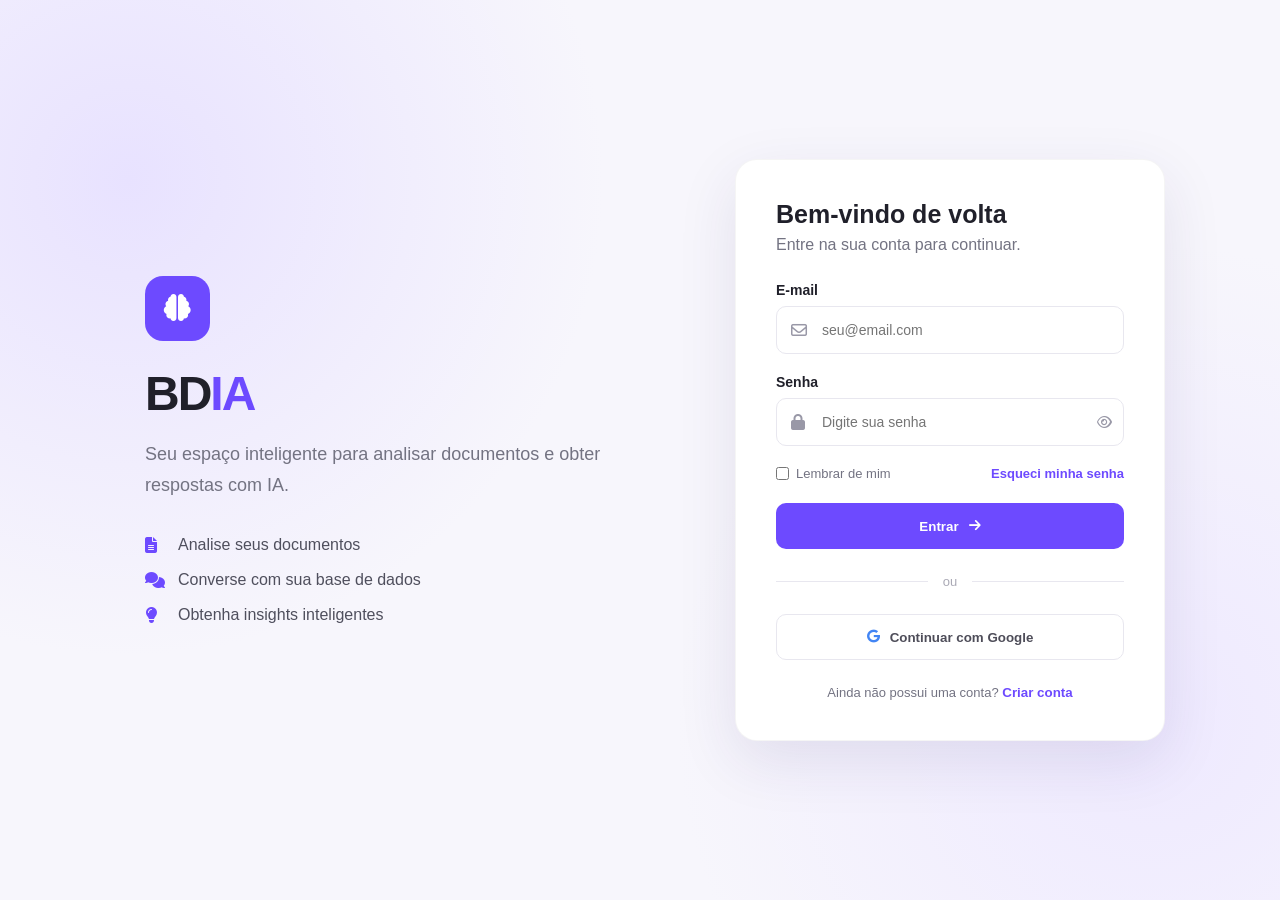
<file: index.html>
<!doctype html>
<html lang="pt-BR">
<head>
    <meta charset="UTF-8">
    <meta http-equiv="refresh" content="0; url=/front-end/index.html">
    <title>BDIA</title>
</head>
<body>
    <p>Abrindo o BDIA...</p>
    <script>
        window.location.replace("/front-end/index.html");
    </script>
</body>
</html>
</file>
<file: front-end/style.css>
/* =========================
   RESET
========================= */

* {
    margin: 0;
    padding: 0;
    box-sizing: border-box;
}

:root {
    --primary: #6d4aff;
    --primary-dark: #5535d8;
    --primary-light: #eeeaff;

    --background: #f7f7fb;
    --surface: #ffffff;

    --text: #20202a;
    --text-secondary: #737382;

    --border: #e8e7ef;

    --success: #32a56b;

    --sidebar-width: 260px;
}

body {
    font-family:
        Inter,
        -apple-system,
        BlinkMacSystemFont,
        "Segoe UI",
        sans-serif;

    background: var(--background);
    color: var(--text);
}


/* =========================
   UTILITÁRIOS
========================= */

.hidden {
    display: none !important;
}

button {
    font-family: inherit;
    border: none;
    cursor: pointer;
}

a {
    text-decoration: none;
    color: inherit;
}


/* =========================
   LOGIN
========================= */

.auth-screen {
    min-height: 100vh;

    display: flex;
    align-items: center;
    justify-content: center;

    background:
        radial-gradient(
            circle at 10% 20%,
            #e8e2ff 0,
            transparent 35%
        ),
        radial-gradient(
            circle at 90% 80%,
            #eee9ff 0,
            transparent 35%
        ),
        #f7f6fc;

    padding: 30px;
}

.auth-container {
    width: 100%;
    max-width: 1050px;

    display: grid;
    grid-template-columns: 1fr 430px;

    gap: 70px;

    align-items: center;
}

.auth-brand {
    padding: 30px;
}

.brand-icon {
    width: 65px;
    height: 65px;

    display: flex;
    align-items: center;
    justify-content: center;

    border-radius: 18px;

    background: var(--primary);
    color: white;

    font-size: 27px;

    margin-bottom: 25px;
}

.auth-brand h1 {
    font-size: 48px;
    letter-spacing: -2px;
    margin-bottom: 18px;
}

.auth-brand h1 span {
    color: var(--primary);
}

.auth-brand > p {
    max-width: 500px;

    font-size: 18px;
    line-height: 1.7;

    color: var(--text-secondary);

    margin-bottom: 35px;
}

.auth-features {
    display: flex;
    flex-direction: column;
    gap: 17px;
}

.auth-features div {
    display: flex;
    align-items: center;
    gap: 13px;

    color: #4f4f5d;
}

.auth-features i {
    color: var(--primary);
    width: 20px;
}


/* CARD */

.auth-card {
    background: white;

    padding: 40px;

    border-radius: 22px;

    box-shadow:
        0 20px 60px rgba(48, 38, 100, 0.10);

    border: 1px solid rgba(0,0,0,.04);
}

.auth-header {
    margin-bottom: 28px;
}

.auth-header h2 {
    font-size: 25px;
    margin-bottom: 7px;
}

.auth-header p {
    color: var(--text-secondary);
}


/* INPUTS */

.input-group {
    margin-bottom: 20px;
}

.input-group label {
    display: block;

    font-size: 14px;
    font-weight: 600;

    margin-bottom: 8px;
}

.input-wrapper {
    position: relative;
}

.input-wrapper > i {
    position: absolute;

    left: 15px;
    top: 50%;

    transform: translateY(-50%);

    color: #9998a7;
}

.input-wrapper input {
    width: 100%;

    height: 48px;

    padding:
        0 45px;

    border: 1px solid var(--border);

    border-radius: 10px;

    outline: none;

    font-size: 14px;

    transition: .2s;
}

.input-wrapper input:focus {
    border-color: var(--primary);

    box-shadow:
        0 0 0 3px rgba(109, 74, 255, .10);
}

.password-toggle {
    position: absolute;

    right: 12px;
    top: 50%;

    transform: translateY(-50%);

    background: transparent;

    color: #9998a7;
}


/* LOGIN OPTIONS */

.login-options {
    display: flex;
    justify-content: space-between;
    align-items: center;

    margin-bottom: 22px;

    font-size: 13px;
}

.remember {
    display: flex;
    align-items: center;
    gap: 7px;

    color: var(--text-secondary);
}

.login-options a {
    color: var(--primary);
    font-weight: 600;
}


/* BUTTONS */

.primary-btn {
    background: var(--primary);
    color: white;

    height: 46px;

    padding: 0 20px;

    border-radius: 10px;

    font-weight: 600;

    display: inline-flex;
    align-items: center;
    justify-content: center;

    gap: 10px;

    transition: .2s;
}

.primary-btn:hover {
    background: var(--primary-dark);

    transform: translateY(-1px);
}

.login-btn {
    width: 100%;
}


/* DIVIDER */

.divider {
    display: flex;
    align-items: center;

    gap: 15px;

    margin: 25px 0;

    color: #aaa9b5;

    font-size: 13px;
}

.divider::before,
.divider::after {
    content: "";

    flex: 1;

    height: 1px;

    background: var(--border);
}


/* GOOGLE */

.google-btn {
    width: 100%;

    height: 46px;

    border: 1px solid var(--border);

    border-radius: 10px;

    background: white;

    display: flex;
    align-items: center;
    justify-content: center;

    gap: 10px;

    color: #4e4d59;

    font-weight: 600;
}

.google-btn:hover {
    background: #fafafa;
}

.google-btn i {
    color: #4285f4;
}

.register-text {
    text-align: center;

    margin-top: 25px;

    font-size: 13px;

    color: var(--text-secondary);
}

.register-text button {
    background: transparent;

    color: var(--primary);

    font-weight: 600;
}


/* =========================
   APP
========================= */

.app {
    min-height: 100vh;

    display: flex;
}


/* =========================
   SIDEBAR
========================= */

.sidebar {
    width: var(--sidebar-width);

    position: fixed;

    top: 0;
    left: 0;
    bottom: 0;

    background: white;

    border-right: 1px solid var(--border);

    display: flex;
    flex-direction: column;

    z-index: 50;
}

.sidebar-header {
    height: 75px;

    display: flex;
    align-items: center;

    padding: 0 20px;

    border-bottom: 1px solid var(--border);
}

.logo {
    display: flex;
    align-items: center;

    gap: 10px;

    font-size: 20px;
    font-weight: 800;
}

.logo-icon {
    width: 35px;
    height: 35px;

    border-radius: 10px;

    display: flex;
    align-items: center;
    justify-content: center;

    background: var(--primary);

    color: white;

    font-size: 15px;
}

.logo > span > span {
    color: var(--primary);
}

.mobile-close {
    display: none;
}


/* NOVO PROJETO */

.new-project-btn {
    margin: 20px;

    height: 45px;

    border-radius: 10px;

    background: var(--primary);

    color: white;

    font-weight: 600;

    display: flex;
    align-items: center;
    justify-content: center;

    gap: 9px;

    transition: .2s;
}

.new-project-btn:hover {
    background: var(--primary-dark);
}


/* NAV */

.sidebar-nav {
    padding: 0 12px;

    overflow-y: auto;
}

.nav-title {
    font-size: 10px;

    font-weight: 700;

    letter-spacing: 1px;

    color: #a4a3af;

    padding: 15px 10px 8px;
}

.nav-item {
    height: 42px;

    display: flex;
    align-items: center;

    gap: 12px;

    padding: 0 12px;

    border-radius: 9px;

    color: #777683;

    font-size: 14px;

    margin-bottom: 3px;

    transition: .2s;
}

.nav-item:hover {
    background: #f6f5fa;
    color: var(--primary);
}

.nav-item.active {
    background: var(--primary-light);
    color: var(--primary);

    font-weight: 600;
}

.nav-item i {
    width: 18px;
    text-align: center;
}

.project-title {
    margin-top: 10px;
}

.project-item {
    display: flex;
    align-items: center;

    gap: 9px;

    padding: 9px 12px;

    font-size: 13px;

    color: #74737e;

    border-radius: 8px;

    cursor: pointer;
}

.project-item:hover {
    background: #f7f6fa;
}

.project-dot {
    width: 7px;
    height: 7px;

    border-radius: 50%;

    background: #aaa;
}

.active-project .project-dot {
    background: var(--primary);
}


/* SIDEBAR BOTTOM */

.sidebar-bottom {
    margin-top: auto;

    padding: 12px;

    border-top: 1px solid var(--border);
}

.user-profile {
    margin-top: 10px;

    padding: 10px;

    display: flex;
    align-items: center;

    gap: 10px;

    border-radius: 10px;

    background: #f8f8fb;
}

.avatar {
    width: 36px;
    height: 36px;

    display: flex;
    align-items: center;
    justify-content: center;

    border-radius: 50%;

    background: #ddd5ff;

    color: var(--primary);

    font-size: 12px;

    font-weight: 700;
}

.user-info {
    flex: 1;

    display: flex;
    flex-direction: column;

    gap: 2px;

    overflow: hidden;
}

.user-info strong {
    font-size: 12px;
}

.user-info span {
    font-size: 10px;

    color: #9998a4;
}

.user-profile button {
    background: transparent;
    color: #9998a4;
}


/* =========================
   MAIN
========================= */

.main-content {
    margin-left: var(--sidebar-width);

    width: calc(100% - var(--sidebar-width));

    min-height: 100vh;
}

.topbar {
    height: 75px;

    background: white;

    border-bottom: 1px solid var(--border);

    display: flex;
    align-items: center;
    justify-content: space-between;

    padding: 0 35px;
}

.breadcrumb {
    display: flex;
    align-items: center;

    gap: 10px;

    font-size: 13px;

    color: #9998a4;
}

.breadcrumb i {
    font-size: 9px;
}

.breadcrumb strong {
    color: #45444f;
}

.topbar-actions {
    display: flex;
    align-items: center;

    gap: 15px;
}

.icon-button {
    width: 36px;
    height: 36px;

    border-radius: 9px;

    background: transparent;

    color: #777683;
}

.icon-button:hover {
    background: #f5f4f8;
}

.small-avatar {
    border: none;
}


/* =========================
   WORKSPACE
========================= */

.workspace {
    padding: 35px;
    max-width: 1500px;
    margin: auto;
}

.workspace-header {
    display: flex;

    align-items: flex-end;
    justify-content: space-between;

    margin-bottom: 28px;
}

.eyebrow {
    font-size: 11px;

    letter-spacing: 1px;

    color: var(--primary);

    font-weight: 700;
}

.workspace-header h1 {
    font-size: 30px;

    letter-spacing: -.8px;

    margin: 7px 0;
}

.workspace-header p {
    color: var(--text-secondary);

    font-size: 14px;
}

.secondary-btn {
    height: 43px;

    padding: 0 18px;

    background: white;

    border: 1px solid var(--border);

    border-radius: 9px;

    color: #4f4e59;

    font-weight: 600;

    display: flex;
    align-items: center;

    gap: 9px;
}

.secondary-btn:hover {
    border-color: var(--primary);

    color: var(--primary);
}


/* =========================
   STATS
========================= */

.stats-grid {
    display: grid;

    grid-template-columns:
        repeat(3, 1fr);

    gap: 17px;

    margin-bottom: 25px;
}

.stat-card {
    background: white;

    border: 1px solid var(--border);

    border-radius: 13px;

    padding: 20px;

    display: flex;
    align-items: center;

    gap: 14px;
}

.stat-icon {
    width: 43px;
    height: 43px;

    border-radius: 11px;

    display: flex;
    align-items: center;
    justify-content: center;
}

.stat-icon.purple {
    background: #eeeaff;
    color: var(--primary);
}

.stat-icon.blue {
    background: #e8f2ff;
    color: #4585e5;
}

.stat-icon.green {
    background: #e7f8ef;
    color: #39a96d;
}

.stat-card span {
    display: block;

    font-size: 12px;

    color: var(--text-secondary);

    margin-bottom: 4px;
}

.stat-card strong {
    font-size: 21px;
}


/* =========================
   CONTENT GRID
========================= */

.content-grid {
    display: grid;

    grid-template-columns:
        1fr 1.2fr;

    gap: 22px;

    align-items: stretch;
}


/* =========================
   SOURCES
========================= */

.sources-panel,
.chat-panel {
    background: white;

    border: 1px solid var(--border);

    border-radius: 15px;

    overflow: hidden;
}

.sources-panel {
    padding: 22px;
}

.section-header {
    display: flex;
    align-items: flex-start;

    justify-content: space-between;

    margin-bottom: 20px;
}

.section-header h2 {
    font-size: 17px;

    margin-bottom: 5px;
}

.section-header p {
    color: var(--text-secondary);

    font-size: 12px;

    line-height: 1.5;
}

.text-button {
    color: var(--primary);

    background: transparent;

    font-size: 12px;

    font-weight: 700;
}

.sources-list {
    display: flex;

    flex-direction: column;

    gap: 10px;
}

.source-card {
    border: 1px solid var(--border);

    border-radius: 10px;

    padding: 12px;

    display: flex;

    align-items: center;

    gap: 12px;

    transition: .2s;
}

.source-card:hover {
    border-color: #d4ccff;

    background: #fcfbff;
}

.source-icon {
    width: 39px;
    height: 39px;

    display: flex;
    align-items: center;
    justify-content: center;

    border-radius: 9px;

    font-size: 17px;
}

.source-icon.pdf {
    background: #fff0f0;
    color: #e34c4c;
}

.source-icon.excel {
    background: #eaf8ee;
    color: #38a467;
}

.source-icon.doc {
    background: #edf3ff;
    color: #4b7de4;
}

.source-info {
    flex: 1;

    overflow: hidden;
}

.project-delete {
    margin-left: auto;
    padding: 5px;
    background: transparent;
    color: var(--text-secondary);
    opacity: 0;
}

.project-item:hover .project-delete,
.project-delete:focus {
    opacity: 1;
}

.project-delete:hover {
    color: #d94b62;
}

.source-mode-group select,
.database-fields input {
    width: 100%;
    border: 1px solid var(--border);
    border-radius: 8px;
    padding: 11px 12px;
    background: var(--surface);
    color: var(--text);
}

.database-fields {
    display: grid;
    gap: 12px;
    margin-top: 16px;
}

.confirm-modal {
    max-width: 420px;
    text-align: center;
}

.confirm-modal .modal-actions {
    justify-content: center;
}

.warning-icon {
    background: #fff4df;
    color: #c47a16;
}

.danger-btn {
    background: #d94b62;
}

.danger-btn:hover {
    background: #b9364d;
}

.source-info strong {
    display: block;

    font-size: 12px;

    white-space: nowrap;

    overflow: hidden;

    text-overflow: ellipsis;
}

.source-info span {
    display: block;

    font-size: 10px;

    color: #9998a4;

    margin-top: 4px;
}

.source-menu {
    background: transparent;

    color: #aaa9b3;
}


/* EMPTY */

.empty-source {
    margin-top: 10px;

    border: 1.5px dashed #dcd9e8;

    border-radius: 10px;

    padding: 22px;

    text-align: center;

    display: flex;

    flex-direction: column;

    align-items: center;

    gap: 7px;
}

.empty-source i {
    font-size: 22px;

    color: var(--primary);

    margin-bottom: 4px;
}

.empty-source strong {
    font-size: 12px;
}

.empty-source span {
    color: #9b9aa5;

    font-size: 10px;
}

.outline-btn {
    margin-top: 8px;

    height: 34px;

    padding: 0 13px;

    border-radius: 7px;

    background: white;

    border: 1px solid var(--border);

    color: var(--primary);

    font-size: 11px;

    font-weight: 600;
}


/* =========================
   CHAT
========================= */

.chat-panel {
    display: flex;

    flex-direction: column;

    min-height: 540px;
}

.chat-header {
    height: 70px;

    padding: 0 20px;

    border-bottom: 1px solid var(--border);

    display: flex;
    align-items: center;

    justify-content: space-between;
}

.ai-title {
    display: flex;
    align-items: center;

    gap: 11px;
}

.ai-icon {
    width: 36px;
    height: 36px;

    display: flex;
    align-items: center;
    justify-content: center;

    border-radius: 10px;

    background: var(--primary-light);

    color: var(--primary);
}

.ai-title strong {
    display: block;

    font-size: 13px;
}

.ai-title span {
    display: block;

    font-size: 10px;

    color: #9998a4;

    margin-top: 3px;
}

.online-status {
    font-size: 10px;

    color: #43a970;

    display: flex;
    align-items: center;

    gap: 5px;
}

.online-status > span {
    width: 6px;
    height: 6px;

    border-radius: 50%;

    background: #43a970;
}


/* MESSAGES */

.chat-messages {
    flex: 1;

    padding: 22px;

    overflow-y: auto;

    min-height: 340px;
}

.message {
    display: flex;

    gap: 10px;

    margin-bottom: 20px;
}

.message-avatar {
    flex-shrink: 0;

    width: 30px;
    height: 30px;

    border-radius: 9px;

    display: flex;
    align-items: center;
    justify-content: center;

    background: var(--primary-light);

    color: var(--primary);

    font-size: 12px;
}

.message-content {
    max-width: 85%;
}

.message-author {
    font-size: 11px;

    font-weight: 700;

    margin-bottom: 6px;
}

.message-content p {
    background: #f7f6fa;

    padding: 11px 13px;

    border-radius: 4px 11px 11px 11px;

    font-size: 12px;

    line-height: 1.6;

    margin-bottom: 6px;
}

.message-time {
    font-size: 9px;

    color: #aaa9b3;
}


/* USER MESSAGE */

.user-message {
    flex-direction: row-reverse;
}

.user-message .message-avatar {
    background: #e4dcff;
}

.user-message .message-content {
    text-align: right;
}

.user-message .message-content p {
    background: var(--primary);

    color: white;

    border-radius: 11px 4px 11px 11px;
}


/* SUGGESTIONS */

.suggestions {
    display: flex;

    flex-direction: column;

    gap: 7px;

    margin-left: 40px;
}

.suggestions > span {
    font-size: 10px;

    color: #9998a4;

    margin-bottom: 2px;
}

.suggestion-btn {
    text-align: left;

    padding: 9px 11px;

    background: white;

    border: 1px solid var(--border);

    border-radius: 8px;

    color: #656470;

    font-size: 10px;

    transition: .2s;
}

.suggestion-btn:hover {
    border-color: #c9c0ff;

    color: var(--primary);

    background: #fcfbff;
}


/* CHAT INPUT */

.chat-input-area {
    padding: 15px 18px;

    border-top: 1px solid var(--border);
}

.chat-input-wrapper {
    position: relative;

    border: 1px solid var(--border);

    border-radius: 11px;

    padding: 10px;

    transition: .2s;
}

.chat-input-wrapper:focus-within {
    border-color: var(--primary);

    box-shadow:
        0 0 0 3px rgba(109,74,255,.08);
}

.chat-input-wrapper textarea {
    width: 100%;

    min-height: 45px;

    max-height: 100px;

    resize: none;

    border: none;

    outline: none;

    font-family: inherit;

    font-size: 12px;

    padding: 3px 5px;

    padding-right: 75px;
}

.input-actions {
    position: absolute;

    bottom: 8px;
    right: 8px;

    display: flex;

    gap: 5px;
}

.attach-button,
.send-button {
    width: 30px;
    height: 30px;

    border-radius: 7px;

    display: flex;
    align-items: center;
    justify-content: center;
}

.attach-button {
    background: transparent;

    color: #92919c;
}

.send-button {
    background: var(--primary);

    color: white;
}

.chat-input-area small {
    display: block;

    font-size: 9px;

    color: #aaa9b3;

    margin-top: 7px;

    text-align: center;
}


/* =========================
   EXPLICAÇÃO
========================= */

.how-it-works {
    margin-top: 22px;

    background: #f1eeff;

    border: 1px solid #e5dfff;

    border-radius: 13px;

    padding: 18px 20px;

    display: flex;

    align-items: flex-start;

    gap: 14px;
}

.how-icon {
    width: 35px;
    height: 35px;

    flex-shrink: 0;

    border-radius: 9px;

    display: flex;
    align-items: center;
    justify-content: center;

    background: white;

    color: var(--primary);
}

.how-it-works h3 {
    font-size: 13px;

    margin-bottom: 6px;
}

.how-it-works p {
    font-size: 11px;

    line-height: 1.6;

    color: #6c687d;

    max-width: 900px;
}


/* =========================
   MODAL
========================= */

.modal-overlay {
    position: fixed;

    inset: 0;

    background: rgba(25, 22, 40, .55);

    display: flex;

    align-items: center;
    justify-content: center;

    z-index: 100;

    padding: 20px;
}

.modal {
    width: 100%;

    max-width: 480px;

    background: white;

    border-radius: 18px;

    padding: 30px;

    position: relative;

    box-shadow:
        0 30px 80px rgba(0,0,0,.20);
}

.modal-close {
    position: absolute;

    right: 18px;
    top: 18px;

    width: 32px;
    height: 32px;

    background: #f5f4f8;

    color: #777681;

    border-radius: 8px;
}

.modal-icon {
    width: 48px;
    height: 48px;

    display: flex;
    align-items: center;
    justify-content: center;

    border-radius: 13px;

    background: var(--primary-light);

    color: var(--primary);

    font-size: 20px;

    margin-bottom: 15px;
}

.modal h2 {
    font-size: 20px;

    margin-bottom: 5px;
}

.modal > p {
    font-size: 12px;

    color: var(--text-secondary);

    margin-bottom: 20px;
}


/* DROP ZONE */

.drop-zone {
    border: 1.5px dashed #d4d0e3;

    border-radius: 12px;

    min-height: 180px;

    display: flex;

    flex-direction: column;

    align-items: center;
    justify-content: center;

    gap: 7px;

    cursor: pointer;

    transition: .2s;
}

.drop-zone:hover,
.drop-zone.dragover {
    border-color: var(--primary);

    background: #faf9ff;
}

.drop-zone input {
    display: none;
}

.drop-zone > i {
    font-size: 28px;

    color: var(--primary);

    margin-bottom: 5px;
}

.drop-zone strong {
    font-size: 13px;
}

.drop-zone span {
    font-size: 11px;

    color: #8f8e99;
}

.drop-zone small {
    font-size: 9px;

    color: #aaa9b3;
}


/* FILES */

#selectedFiles {
    margin-top: 12px;
}

.selected-file {
    display: flex;

    align-items: center;

    gap: 9px;

    padding: 9px;

    background: #f8f7fb;

    border-radius: 8px;

    margin-bottom: 5px;

    font-size: 11px;
}

.selected-file i {
    color: var(--primary);
}

.selected-file span {
    overflow: hidden;

    text-overflow: ellipsis;

    white-space: nowrap;
}


/* MODAL ACTIONS */

.modal-actions {
    display: flex;

    justify-content: flex-end;

    gap: 8px;

    margin-top: 22px;
}

.cancel-btn {
    height: 42px;

    padding: 0 17px;

    border-radius: 9px;

    background: #f5f4f8;

    color: #666570;

    font-weight: 600;
}


/* =========================
   MOBILE
========================= */

.menu-mobile {
    display: none;

    width: 35px;
    height: 35px;

    background: #f5f4f8;

    border-radius: 8px;
}

@media (max-width: 1000px) {

    .auth-container {
        grid-template-columns: 1fr;

        max-width: 500px;
    }

    .auth-brand {
        display: none;
    }

    .sidebar {
        transform: translateX(-100%);

        transition: .3s;
    }

    .sidebar.open {
        transform: translateX(0);
    }

    .mobile-close {
        display: block;

        margin-left: auto;

        background: transparent;
    }

    .main-content {
        margin-left: 0;

        width: 100%;
    }

    .menu-mobile {
        display: block;
    }

    .content-grid {
        grid-template-columns: 1fr;
    }

}

@media (max-width: 700px) {

    .workspace {
        padding: 20px;
    }

    .topbar {
        padding: 0 20px;
    }

    .workspace-header {
        align-items: flex-start;

        flex-direction: column;

        gap: 15px;
    }

    .stats-grid {
        grid-template-columns: 1fr;
    }

    .workspace-header h1 {
        font-size: 25px;
    }

    .auth-screen {
        padding: 15px;
    }

    .auth-card {
        padding: 25px;
    }

    .breadcrumb {
        display: none;
    }

    .how-it-works {
        flex-direction: column;
    }

}
</file>
